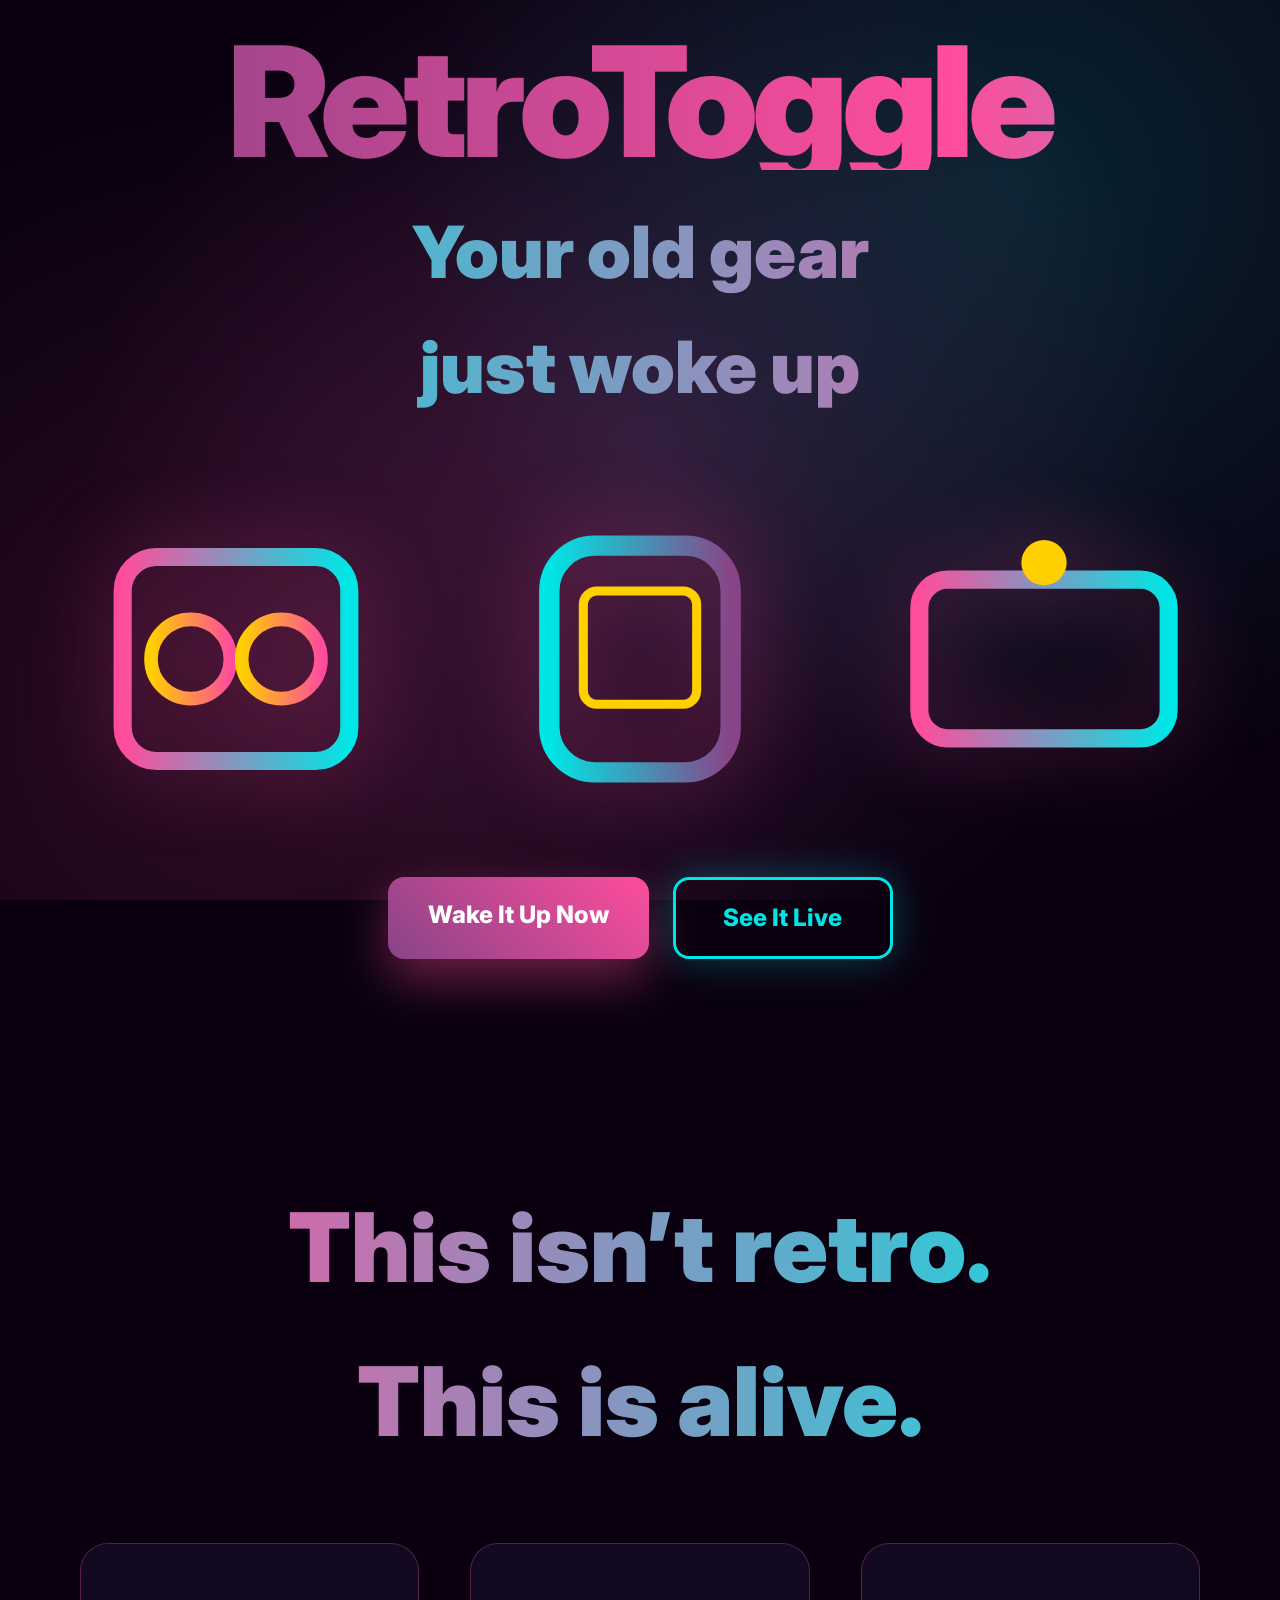
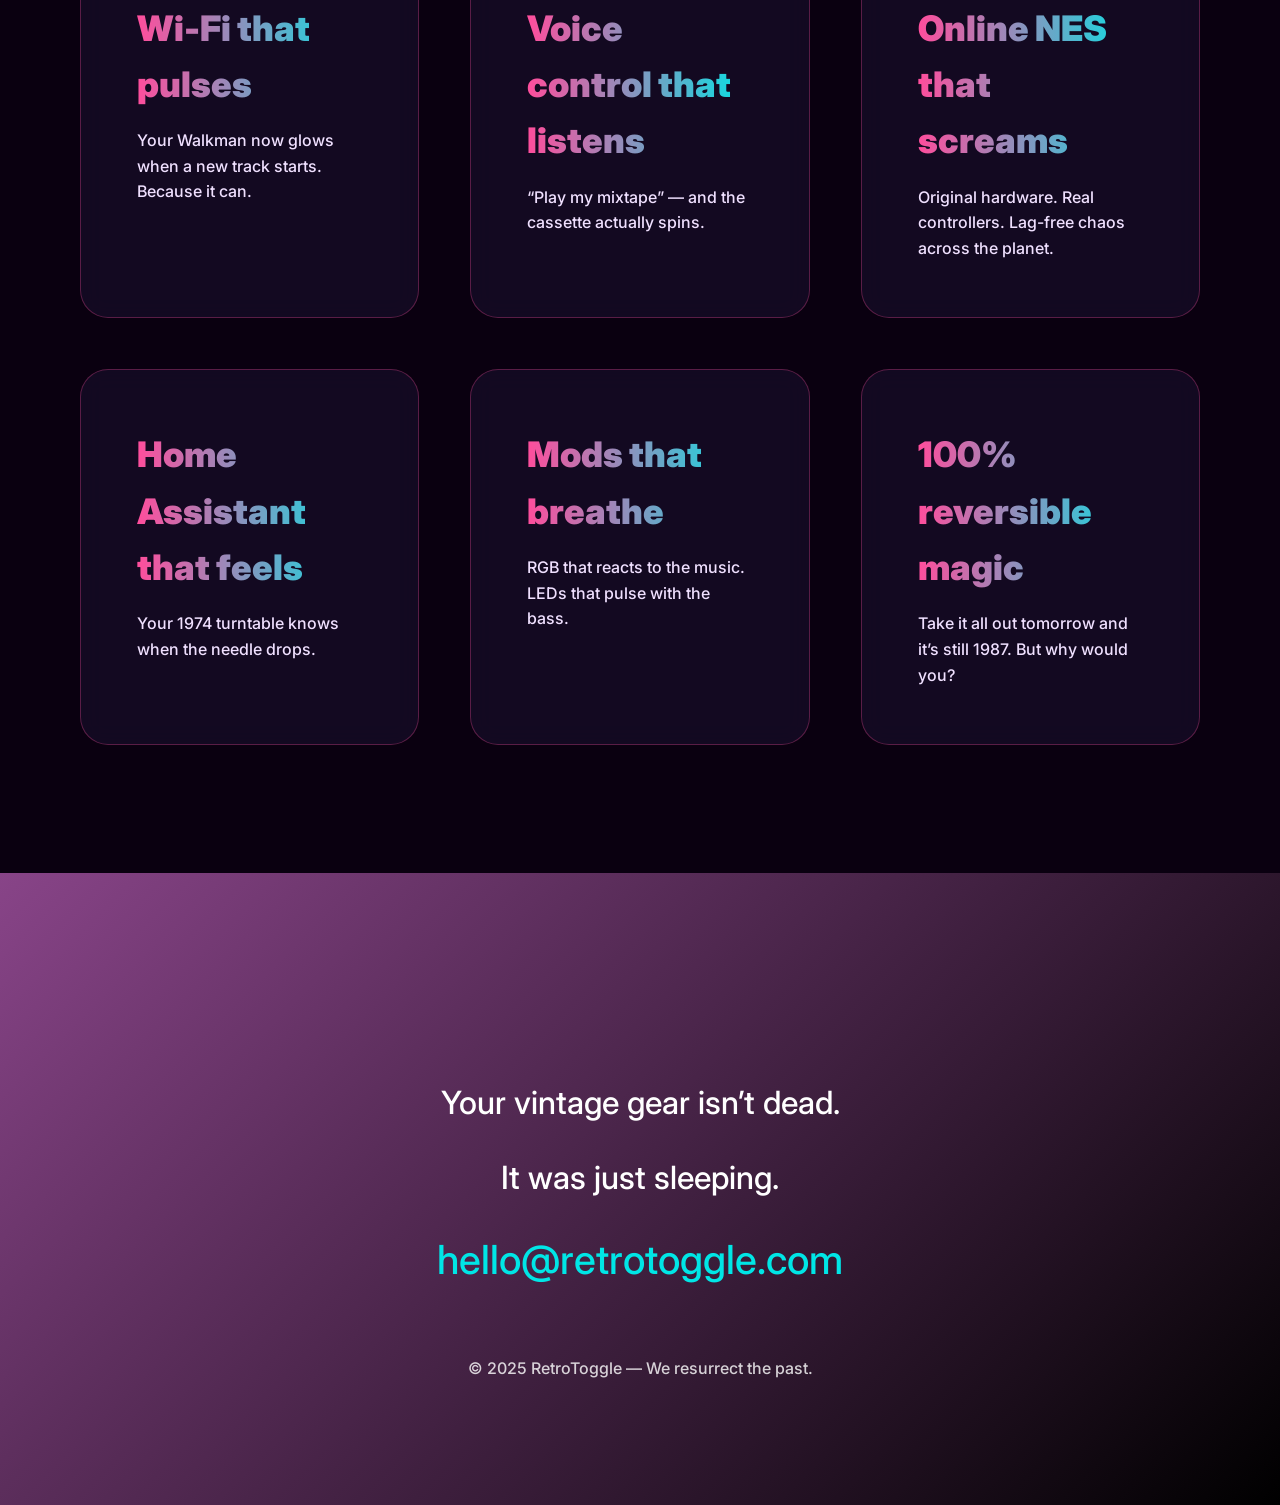
<file: gk.html>
<!DOCTYPE html>
<html lang="en">
<head>
  <meta charset="UTF-8">
  <meta name="viewport" content="width=device-width, initial-scale=1.0">
  <title>RetroToggle – Vintage Hardware That Lives in 2025</title>
  <meta name="description" content="We don’t just add Wi-Fi to old gear. We make it breathe, glow, and feel alive again.">

  <link href="https://fonts.googleapis.com/css2?family=Inter:wght@500;700;900&display=swap" rel="stylesheet">
  <style>
    :root {
      --purple: #884488;
      --pink: #ff4d9c;
      --cyan: #00e6e6;
      --yellow: #ffd000;
      --bg: #0a0010;
      --surface: #1a0f2e;
      --text: #f0e0ff;
    }

    *, *::before, *::after { box-sizing: border-box; margin:0; padding:0; }
    body {
      font-family: 'Inter', system-ui, sans-serif;
      background: var(--bg);
      color: var(--text);
      line-height: 1.6;
      font-weight: 500;
      min-height: 100vh;
      overflow-x: hidden;
    }

    /* Animated living background */
    body::before {
      content: "";
      position: fixed;
      inset: 0;
      background: 
        radial-gradient(circle at 20% 80%, rgba(255,77,156,0.15) 0%, transparent 50%),
        radial-gradient(circle at 80% 20%, rgba(0,230,230,0.15) 0%, transparent 50%),
        radial-gradient(circle at 50% 50%, rgba(136,68,136,0.3) 0%, transparent 70%);
      animation: breathe 20s ease-in-out infinite;
      z-index: -2;
    }
    @keyframes breathe {
      0%,100% { transform: scale(1) rotate(0deg); }
      50% { transform: scale(1.12) rotate(3deg); }
    }

    /* Floating particles */
    .particles {
      position: fixed;
      inset: 0;
      pointer-events: none;
      z-index: -1;
    }
    .particle {
      position: absolute;
      width: 4px;
      height: 4px;
      background: var(--cyan);
      border-radius: 50%;
      opacity: 0;
      animation: floatUp 14s infinite linear;
    }
    @keyframes floatUp {
      0%   { transform: translateY(100vh) translateX(0); opacity: 0; }
      10%  { opacity: 0.6; }
      90%  { opacity: 0.1; }
      100% { transform: translateY(-120px) translateX(80px); opacity: 0; }
    }

    header {
      min-height: 100vh;
      display: grid;
      place-items: center;
      padding: 2rem 1rem;
      text-align: center;
      position: relative;
    }

    .hero-content { max-width: 1400px; width: 100%; }

    h1 {
      font-size: clamp(4rem, 12vw, 12rem);
      font-weight: 900;
      line-height: 0.9;
      letter-spacing: -0.04em;
      background: linear-gradient(90deg, var(--purple), var(--pink), var(--cyan), var(--yellow), var(--purple));
      background-size: 300%;
      -webkit-background-clip: text;
      background-clip: text;
      -webkit-text-fill-color: transparent;
      animation: rainbow 12s ease infinite;
    }
    @keyframes rainbow {
      0%,100% { background-position: 0% 50%; }
      50% { background-position: 100% 50%; }
    }

    .tagline {
      font-size: clamp(1.8rem, 6vw, 4.5rem);
      font-weight: 900;
      margin: 1.5rem 0;
      background: linear-gradient(90deg, var(--cyan), var(--pink));
      -webkit-background-clip: text;
      -webkit-text-fill-color: transparent;
    }

    .devices {
      display: flex;
      justify-content: center;
      flex-wrap: wrap;
      gap: clamp(2rem, 5vw, 5rem);
      margin: 4rem 0 3rem;
      padding: 0 1rem;
    }
    .device-svg {
      width: clamp(120px, 28vw, 340px);
      filter: drop-shadow(0 0 40px rgba(255,77,156,0.4));
      animation: float 10s ease-in-out infinite, glow 4s ease-in-out infinite alternate;
    }
    .device-svg:nth-child(2) { animation-delay: -2s, -1s; }
    .device-svg:nth-child(3) { animation-delay: -5s, -2s; }
    @keyframes float {
      0%,100% { transform: translateY(0) rotate(0deg); }
      50% { transform: translateY(-20px) rotate(3deg); }
    }
    @keyframes glow {
      from { filter: drop-shadow(0 0 40px rgba(255,77,156,0.4)); }
      to   { filter: drop-shadow(0 0 80px rgba(0,230,230,0.6)); }
    }

    .cta {
      display: flex;
      flex-wrap: wrap;
      gap: 1.5rem;
      justify-content: center;
      margin-top: 2rem;
    }
    .cta a {
      padding: 1.2rem 2.5rem;
      font-size: clamp(1.1rem, 3vw, 1.5rem);
      font-weight: 800;
      border-radius: 16px;
      text-decoration: none;
      transition: all 0.4s;
      min-width: 220px;
    }
    .btn-primary {
      background: linear-gradient(45deg, var(--purple), var(--pink));
      color: white;
      box-shadow: 0 20px 50px rgba(255,77,156,0.4);
    }
    .btn-primary:hover { transform: translateY(-8px) scale(1.05); box-shadow: 0 30px 80px rgba(255,77,156,0.6); }
    .btn-secondary {
      background: transparent;
      color: var(--cyan);
      border: 3px solid var(--cyan);
      box-shadow: 0 0 40px rgba(0,230,230,0.3);
    }
    .btn-secondary:hover { background: var(--cyan); color: #000; }

    section {
      padding: clamp(100px, 15vw, 180px) 5% clamp(80px, 10vw, 140px);
      max-width: 1600px;
      margin: 0 auto;
    }

    h2 {
      font-size: clamp(3rem, 8vw, 6rem);
      text-align: center;
      font-weight: 900;
      background: linear-gradient(90deg, var(--pink), var(--cyan));
      -webkit-background-clip: text;
      -webkit-text-fill-color: transparent;
      margin-bottom: 4rem;
    }

    .grid {
      display: grid;
      grid-template-columns: repeat(auto-fit, minmax(min(320px, 100%), 1fr));
      gap: clamp(2rem, 4vw, 4rem);
      padding: 0 1rem;
    }
    .card {
      background: rgba(26,15,46,0.6);
      backdrop-filter: blur(12px);
      border: 1px solid rgba(255,77,156,0.3);
      padding: clamp(2rem, 5vw, 3.5rem);
      border-radius: 28px;
      transition: all 0.5s;
    }
    .card:hover {
      transform: translateY(-20px);
      border-color: var(--cyan);
      box-shadow: 0 40px 100px rgba(0,230,230,0.2);
    }
    .card h3 {
      font-size: clamp(1.6rem, 4vw, 2.2rem);
      font-weight: 900;
      background: linear-gradient(90deg, var(--pink), var(--cyan));
      -webkit-background-clip: text;
      -webkit-text-fill-color: transparent;
      margin-bottom: 1rem;
    }

    footer {
      background: linear-gradient(135deg, var(--purple), #000);
      padding: clamp(100px, 15vw, 180px) 5% 100px;
      text-align: center;
      color: white;
    }
    footer p { font-size: clamp(1.4rem, 4vw, 2rem); margin: 1.5rem 0; }
    footer a { color: var(--cyan); text-decoration: none; font-size: clamp(1.8rem, 5vw, 2.5rem); }

    @media (max-width: 480px) {
      .cta { flex-direction: column; align-items: center; }
      .cta a { width: 90%; max-width: 360px; }
    }
  </style>
</head>
<body>

  <div class="particles" id="particles"></div>

  <header>
    <div class="hero-content">
      <h1>RetroToggle</h1>
      <p class="tagline">Your old gear<br>just woke up</p>

      <div class="devices">
        <svg viewBox="0 0 300 300" class="device-svg"><rect x="50" y="60" width="200" height="180" rx="30" fill="none" stroke="url(#g1)" stroke-width="16"/><circle cx="110" cy="150" r="35" fill="none" stroke="url(#g2)" stroke-width="12"/><circle cx="190" cy="150" r="35" fill="none" stroke="url(#g2)" stroke-width="12"/><defs><linearGradient id="g1"><stop offset="0%" stop-color="#ff4d9c"/><stop offset="100%" stop-color="#00e6e6"/></linearGradient><linearGradient id="g2"><stop offset="0%" stop-color="#ffd000"/><stop offset="100%" stop-color="#ff4d9c"/></linearGradient></defs></svg>

        <svg viewBox="0 0 300 300" class="device-svg"><rect x="70" y="50" width="160" height="200" rx="40" fill="none" stroke="url(#g3)" stroke-width="18"/><rect x="100" y="90" width="100" height="100" rx="12" fill="none" stroke="#ffd000" stroke-width="8"/><defs><linearGradient id="g3"><stop offset="0%" stop-color="#00e6e6"/><stop offset="100%" stop-color="#884488"/></linearGradient></defs></svg>

        <svg viewBox="0 0 300 300" class="device-svg"><rect x="40" y="80" width="220" height="140" rx="25" fill="none" stroke="url(#g4)" stroke-width="16"/><circle cx="150" cy="65" r="20" fill="#ffd000"/><defs><linearGradient id="g4"><stop offset="0%" stop-color="#ff4d9c"/><stop offset="100%" stop-color="#00e6e6"/></linearGradient></defs></svg>
      </div>

      <div class="cta">
        <a href="mailto:hello@retrotoggle.com" class="btn-primary">Wake It Up Now</a>
        <a href="#projects" class="btn-secondary">See It Live</a>
      </div>
    </div>
  </header>

  <section>
    <h2>This isn’t retro.<br>This is alive.</h2>
    <div class="grid">
      <div class="card"><h3>Wi-Fi that pulses</h3><p>Your Walkman now glows when a new track starts. Because it can.</p></div>
      <div class="card"><h3>Voice control that listens</h3><p>“Play my mixtape” — and the cassette actually spins.</p></div>
      <div class="card"><h3>Online NES that screams</h3><p>Original hardware. Real controllers. Lag-free chaos across the planet.</p></div>
      <div class="card"><h3>Home Assistant that feels</h3><p>Your 1974 turntable knows when the needle drops.</p></div>
      <div class="card"><h3>Mods that breathe</h3><p>RGB that reacts to the music. LEDs that pulse with the bass.</p></div>
      <div class="card"><h3>100% reversible magic</h3><p>Take it all out tomorrow and it’s still 1987. But why would you?</p></div>
    </div>
  </section>

  <footer id="projects">
    <p>Your vintage gear isn’t dead.</p>
    <p>It was just sleeping.</p>
    <p><a href="mailto:hello@retrotoggle.com">hello@retrotoggle.com</a></p>
    <p style="margin-top:4rem;opacity:0.8;font-size:1rem;">© 2025 RetroToggle — We resurrect the past.</p>
  </footer>

  <script>
    const p = document.getElementById('particles');
    for(let i = 0; i < 35; i++) {
      const e = document.createElement('div');
      e.classList.add('particle');
      e.style.left = Math.random() * 100 + 'vw';
      e.style.animationDelay = Math.random() * 14 + 's';
      e.style.background = ['#ff4d9c','#00e6e6','#ffd000','#884488'][Math.floor(Math.random()*4)];
      p.appendChild(e);
    }
  </script>
</body>
</html>
</file>
